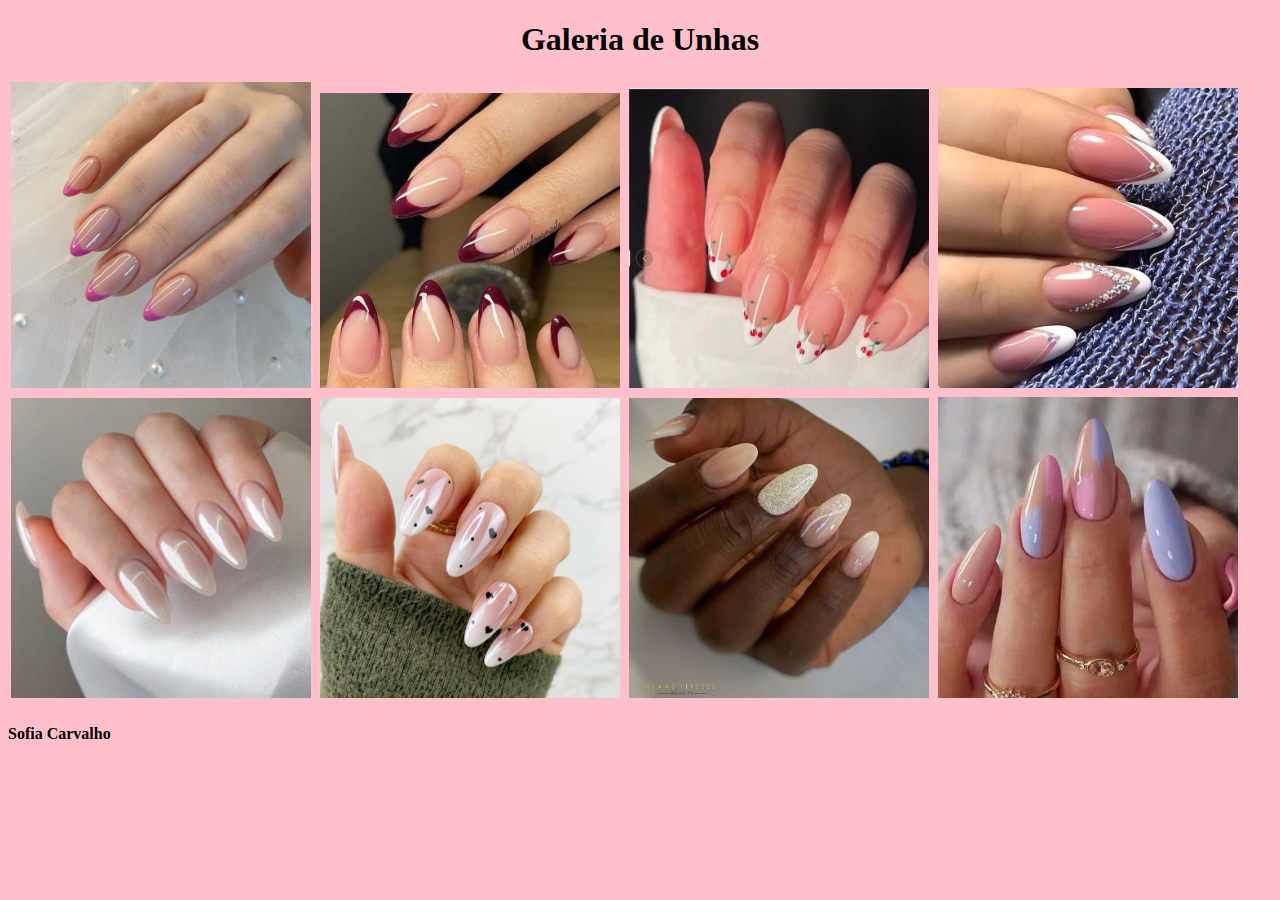
<file: index.html>
<!DOCTYPE html>
<html lang="pt-br">
<head>
    <meta charset="UTF-8">
    <meta http-equiv="X-UA-Compatible" content="IE=edge">
    <meta name="viewport" content="width=device-width, initial-scale=1.0">
    <link rel="stylesheet" href="./style.css">
    <title>Unhas</title>
</head>
<body>
    <h1>Galeria de Unhas</h1>
    <img src="./img/unha1.jpeg" alt="Unha 1">
    <img src="./img/unha2.jpeg" alt="Unha 2">
    <img src="./img/unha3.jpeg" alt="Unha 3">
    <img src="./img/unha4.jpeg" alt="Unha 4">
    <img src="./img/unha5.jpeg" alt="Unha 5">
    <img src="./img/unha6.jpeg" alt="Unha 6">
    <img src="./img/unha7.jpeg" alt="Unha 7">
    <img src="./img/unha8.jpeg" alt="Unha 8">
        <!-- Adicione quantas imagens você desejar aqui -->
</body>
</html>

<h4>Sofia Carvalho</h4>
</file>
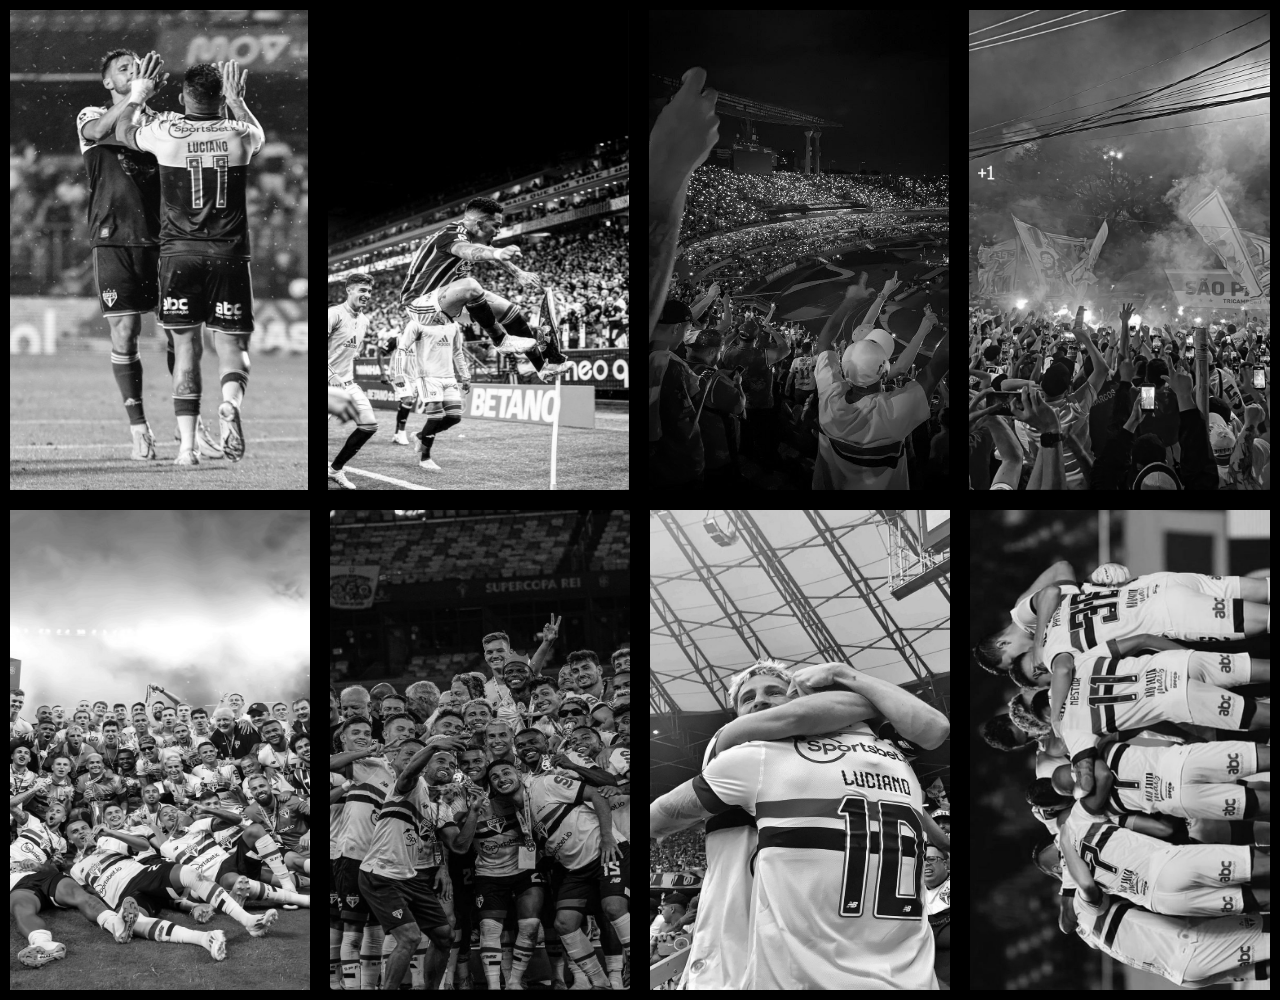
<file: 03 - galeria/index.html>
<!DOCTYPE html>
<html lang="en">
<head>
    <meta charset="UTF-8">
    <meta http-equiv="X-UA-Compatible" content="IE=edge">
    <meta name="viewport" content="width=device-width, initial-scale=1.0">
    <link rel="stylesheet" href="./style.css">
    <title>São Paulo Futebol Clube</title>
</head>
<body>
    <div class="container">
        <div>
            <img src="./img/_ (6).jpeg" alt="">
        </div>
        <div>
            <img src="./img/_ (7).jpeg" alt="">
        </div>
        <div>
            <img src="./img/_ (8).jpeg" alt="">
        </div>
        <div>
            <img src="./img/_ (9).jpeg" alt="">
        </div>
        <div>
            <img src="./img/spfc wallpaper.jpeg" alt="">
        </div>
        <div>
            <img src="./img/são paulo fc.jpeg" alt="">
        </div>
        <div>
            <img src="./img/Wallpaper Calerri e Luciano SPFC.jpeg" alt="">
        </div>
        <div>
            <img src="./img/Wallpaper SPFC.jpeg" alt="">
        </div>
    </div>
</body>
</html>
</file>
<file: style.css>
h1{
    text-align: center;
}

body {
    background-color: pink;
    
}

img{
    width: 300px;
    height: auto;
    object-fit: cover;
    margin: 2.5px;
}
</file>
<file: 03 - galeria/style.css>
*{
    padding: 0;
    margin: 0;
    box-sizing: border-box;
}

body{
    background-color: black;
}

.container{
    display: flex;
    flex-wrap: wrap;
}

.container div{
    height: 500px;
    flex-grow: 1;
    gap: 16px;
    padding: 10px;
    overflow: hidden;
}

.container img{
    height: 100%;
    width: 100%;
    filter: grayscale(1);/*tirar a cor*/
    transition: 2s;
}

.container img:hover{
    filter: grayscale(0);/*devolver a cor quando o mouse passar em cima*/
    transform: scale(1.2); /*tamanho que a foto fica quando passa o mouse*/
}
</file>
